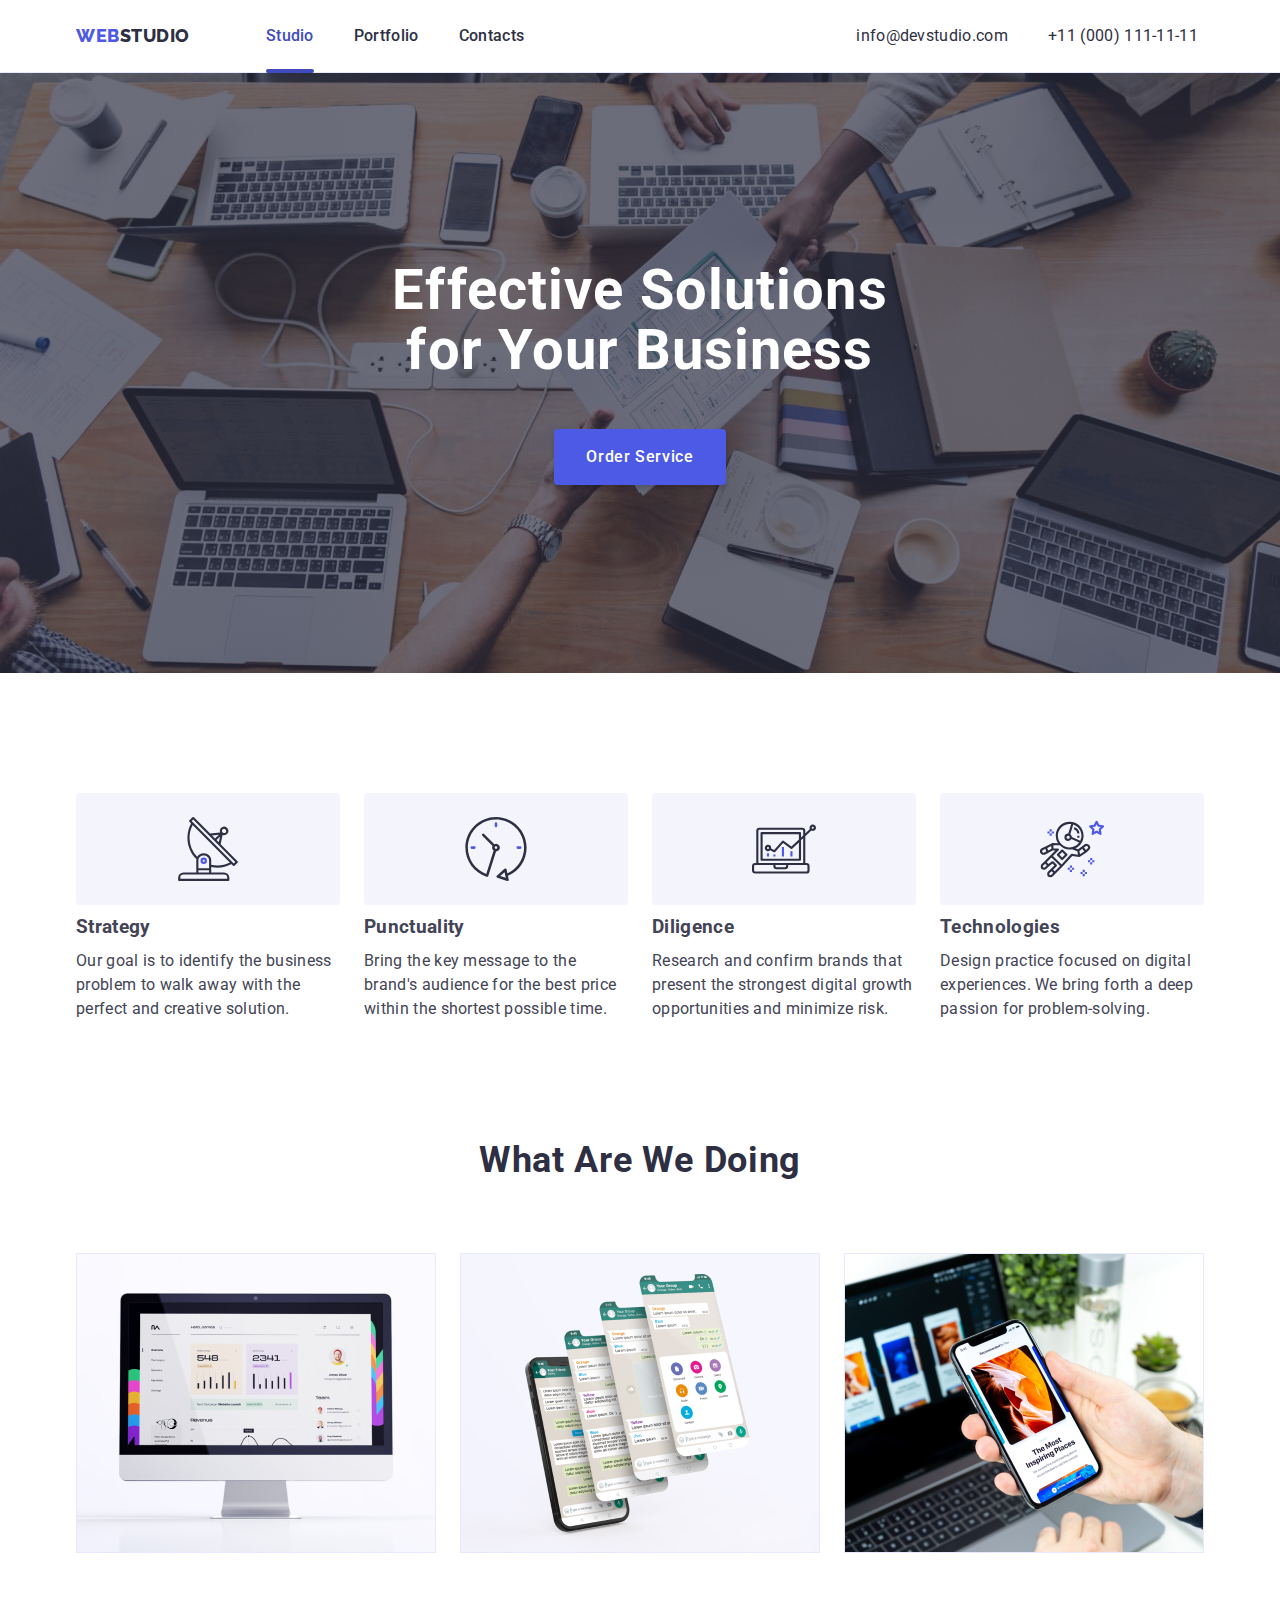
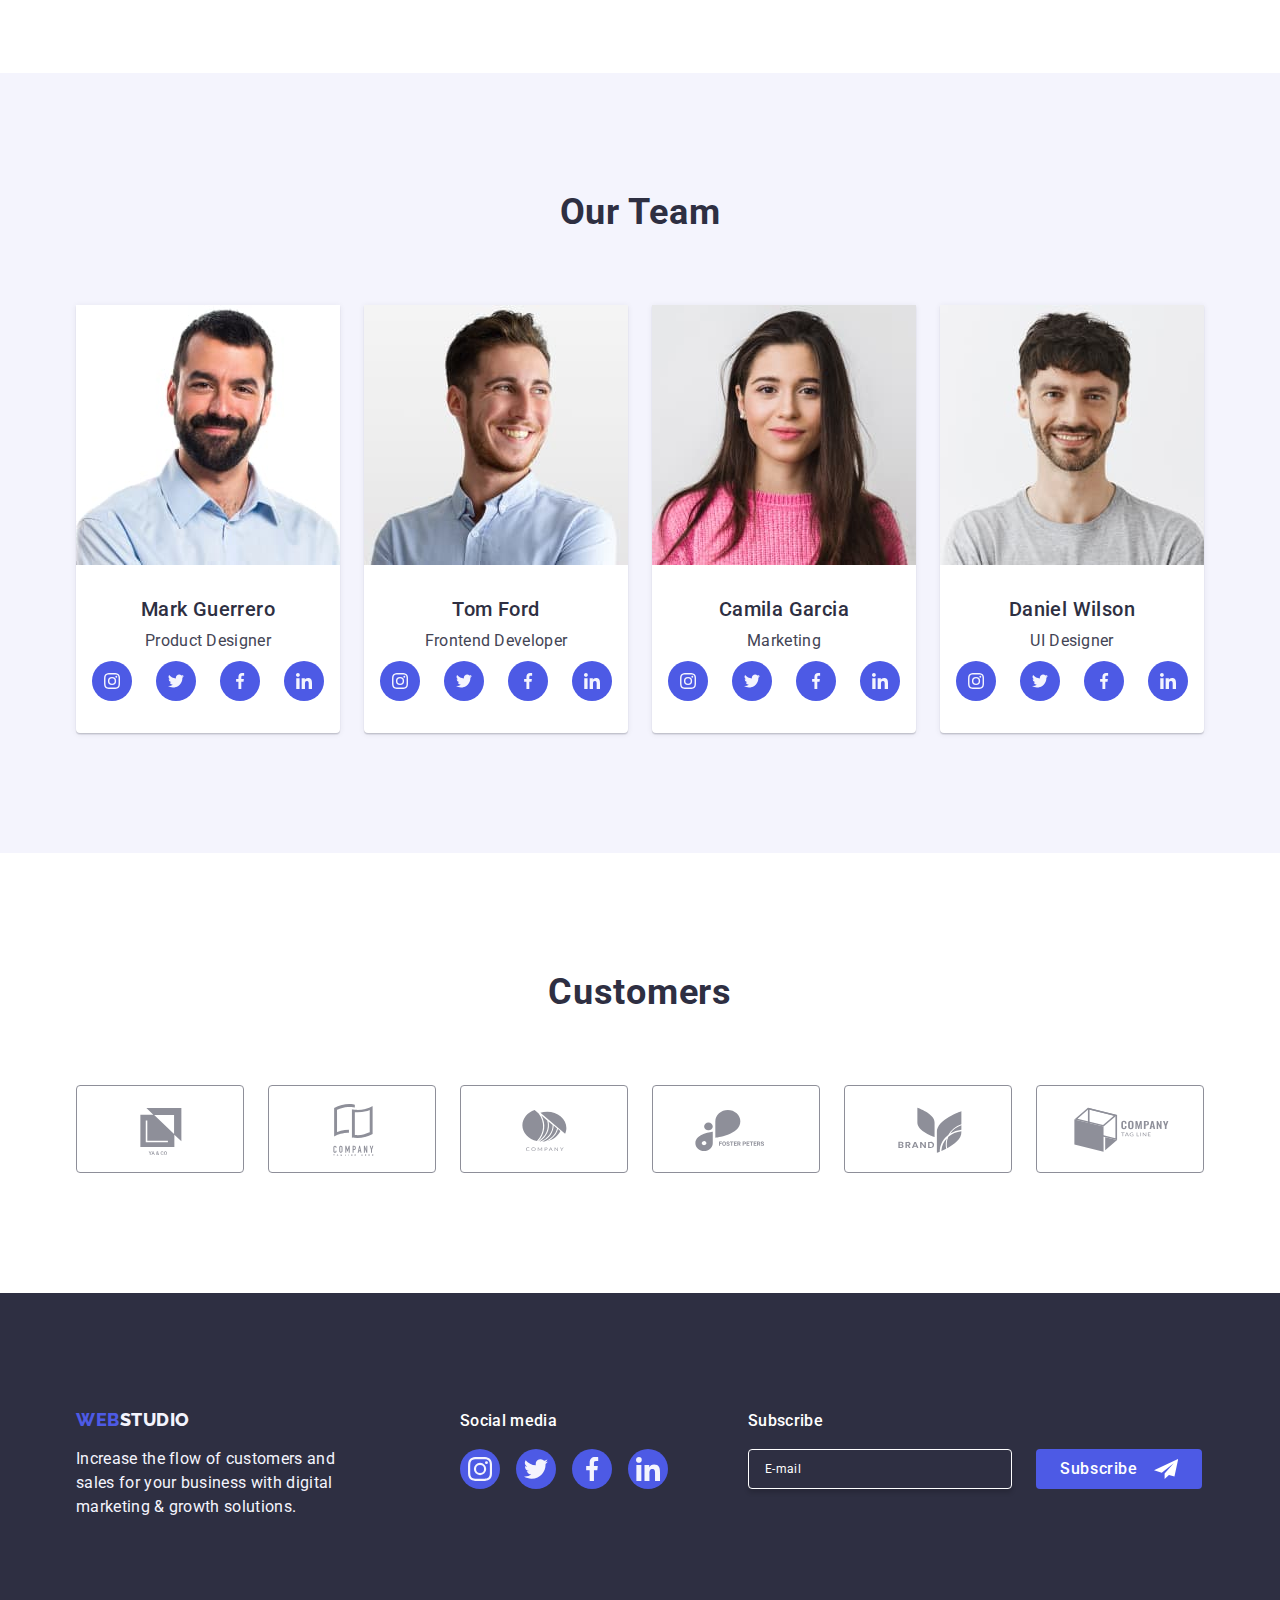
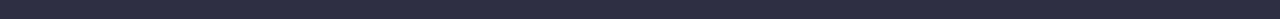
<file: index.html>
<!DOCTYPE html>
<html lang="en">
  <head>
    <meta charset="UTF-8" />
    <meta name="viewport" content="width=device-width, initial-scale=1.0" />
    <title>goit-markup-hw-01</title>
    <!-- modern-normalize -->
    <link rel="stylesheet" href="https://cdnjs.cloudflare.com/ajax/libs/modern-normalize/2.0.0/modern-normalize.min.css" integrity="sha512-4xo8blKMVCiXpTaLzQSLSw3KFOVPWhm/TRtuPVc4WG6kUgjH6J03IBuG7JZPkcWMxJ5huwaBpOpnwYElP/m6wg==" crossorigin="anonymous" referrerpolicy="no-referrer" />
    <!-- FONTS -->
    <link rel="preconnect" href="https://fonts.googleapis.com" />
    <link rel="preconnect" href="https://fonts.gstatic.com" crossorigin />
    <link
      href="https://fonts.googleapis.com/css2?family=Raleway:wght@800&family=Roboto:wght@400;500;700&display=swap"
      rel="stylesheet"
    />

    <!-- STYLES CONNECTION -->
    <link rel="stylesheet" href="./css/styles.css" />
  </head>
  <body>
          <!-- ========= HEADER ========= -->
          <header class="header">
            <div class="container header__nav">
              <nav class="nav">
                <a class="logo-text link" href="./index.html"
                  >Web<span class="span-studio">Studio</span></a
                >

                <ul class="nav__list">
                  <li class="nav-item">
                    <a class="nav-item-link link current" href="./index.html">Studio</a>
                  </li>

                  <li class="nav-item">
                    <a class="nav-item-link link" href="./portfolio.html">Portfolio</a>
                  </li>

                  <li class="nav-item">
                    <a class="nav-item-link link" href="">Contacts</a>
                  </li>
                </ul>
              </nav>

              <address class="address-contasts">
                <ul class="address-list">
                  <li class="address-item">
                    <a class="address-link link" href="mailto:info@devstudio.com"
                      >info@devstudio.com</a
                    >
                  </li>
                  <li class="address-item">
                    <a class="address-link link" href="tel:+110001111111">+11 (000) 111-11-11</a>
                  </li>
                </ul>
              </address>
            </div>
          </header>
          <!-- ========= / HEADER ========= -->

            <!--======= HERO = SECTION 01 =======-->
            <main>
              <section class="hero section hero-background">

              <div class="container hero-info">
                <h1 class="hero-title">Effective Solutions for Your Business</h1>
                <button class="hero-button" type="button" data-modal-open>Order Service</button>
              </div>

            </section>
            <!--======= / HERO = SECTION 01 =======-->
            

            <!--======= SCREEN 02 =======-->
            <section class="features section">
            <div class="container">
            
              <h2 class="features__title visually-hidden">Our Features</h2>

              <ul class="features__list">
                <li class="features__item">
                  <div class="background-color-icon">
                  <svg class="icon icon-features" width="64" height="64">
                    <use href="./images/icons.svg#antenna"></use>
                  </svg>
                </div>
                  <h3 class="item__title">Strategy</h3>
                  <p class="item-text">
                    Our goal is to identify the business problem to walk away with the
                    perfect and creative solution.
                  </p>
                </li>

                <li class="features__item">
                  <div class="background-color-icon">
                  <svg class="icon icon-features" width="64" height="64">
                    <use href="./images/icons.svg#clock"></use>
                  </svg>
                </div>
                  <h3 class="item__title">Punctuality</h3>
                  <p class="item-text">
                    Bring the key message to the brand's audience for the best price
                    within the shortest possible time.
                  </p>
                </li>

                <li class="features__item">
                  <div class="background-color-icon">
                  <svg class="icon icon-features" width="64" height="64">
                    <use href="./images/icons.svg#diagram"></use>
                  </svg>
                </div>
                  <h3 class="item__title">Diligence</h3>
                  <p class="item-text">
                    Research and confirm brands that present the strongest digital
                    growth opportunities and minimize risk.
                  </p>
                </li>

                <li class="features__item">
                  <div class="background-color-icon">
                  <svg class="icon icon-features" width="64" height="64">
                    <use href="./images/icons.svg#astronaut"></use>
                  </svg>
                </div>
                  <h3 class="item__title">Technologies</h3>
                  <p class="item-text">
                    Design practice focused on digital experiences. We bring forth a
                    deep passion for problem-solving.
                  </p>
                </li>

              </ul>
            </div>
            </section>
            <!--======= / SCREEN 02 =======-->

            <!-- ======= SCREEN 03 ======= -->

            <section class="section-picture">
            <div class="container">
              <h2 class="title-pictures">What are we doing</h2>

              <ul class="picture-list">

                <li class="picture-item">
                  <img
                    src="./images/3f1205d1d2bc99a08f2351d49f36efdb.jpg"
                    alt="monitor"
                    width="360"
                  />
                </li>

                <li class="picture-item">
                  <img
                    src="./images/3c4c4fcb2a83e793cae5e43b6e5c5118.jpg"
                    alt="mobiles"
                    width="360"
                  />
                </li>

                <li class="picture-item">
                  <img
                    src="./images/abef81a74efa88a3d978cf41b50436ff.jpg"
                    alt="laptop+mobile"
                    width="360"
                  />
                </li>
              </ul>
            </div>
            </section>
            <!-- ======= / SCREEN 03 ======= -->

            <!-- =======  OUR TEAM = SECTION 4 ======= -->

            <section class="team section">
              <div class="container">

                <h2 class="title-pictures team-title">Our Team</h2>

                <ul class="team__list list">

                  <li class="team__item">
                    <div class="team__item-img">
                      <img
                        src="./images/27d7cc162dfead836063691cf04a58cf.jpg"
                        alt="Mark Guerrero"
                        width="264"
                      />
                    </div>
                    <div class="team__item-text">
                      <h3 class="title-features">Mark Guerrero</h3>
                      <p class="features-text team-text">Product Designer</p>

                      <ul class="icons-social-list">

                        <li class="icons-social-item">
                          <a class="icon-social-link" href="./index.html">
                          <svg class="svg-social" width="16" height="16">
                            <use href="./images/icons.svg#instagram"></use>
                          </svg>
                          </a>
                        </li>

                        <li class="icons-social-item">
                          <a class="icon-social-link" href="./index.html">
                          <svg class="svg-social" width="16" height="16">
                            <use href="./images/icons.svg#twitter"></use>
                          </svg>
                        </a>
                        </li>

                        <li class="icons-social-item">
                          <a class="icon-social-link" href="./index.html">
                          <svg class="svg-social" width="16" height="16">
                            <use href="./images/icons.svg#facebook"></use>
                          </svg>
                        </a>
                        </li>

                        <li class="icons-social-item">
                          <a class="icon-social-link" href="./index.html">
                          <svg class="svg-social" width="16" height="16">
                            <use href="./images/icons.svg#linkedin"></use>
                          </svg>
                        </a>
                        </li>
                  
                      </ul>
                    </div>
                  </li>

                  <li class="team__item">
                    <div class="team__item-img">
                      <img
                        src="./images/8a9539bd306a71f0180d4ac75766361e.jpg"
                        alt="Tom Ford"
                        width="264"
                      />
                    </div>
                    <div class="team__item-text">
                      <h3 class="title-features">Tom Ford</h3>
                      <p class="features-text team-text">Frontend Developer</p>

                      <ul class="icons-social-list">

                        <li class="icons-social-item">
                          <a class="icon-social-link" href="./index.html">
                          <svg class="svg-social" width="16" height="16">
                            <use href="./images/icons.svg#instagram"></use>
                          </svg>
                          </a>
                        </li>

                        <li class="icons-social-item">
                          <a class="icon-social-link" href="./index.html">
                          <svg class="svg-social" width="16" height="16">
                            <use href="./images/icons.svg#twitter"></use>
                          </svg>
                        </a>
                        </li>

                        <li class="icons-social-item">
                          <a class="icon-social-link" href="./index.html">
                          <svg class="svg-social" width="16" height="16">
                            <use href="./images/icons.svg#facebook"></use>
                          </svg>
                        </a>
                        </li>

                        <li class="icons-social-item">
                          <a class="icon-social-link" href="./index.html">
                          <svg class="svg-social" width="16" height="16">
                            <use href="./images/icons.svg#linkedin"></use>
                          </svg>
                        </a>
                        </li>
                  
                      </ul>

                    </div>
                  </li>

                  <li class="team__item">
                    <div class="team__item-img">
                      <img
                        src="./images/210eea8d1f5ef1a5b4db4f62aba5e8e9.jpg"
                        alt="Camila Garcia"
                        width="264"
                      />
                    </div>
                    <div class="team__item-text">
                      <h3 class="title-features">Camila Garcia</h3>
                      <p class="features-text team-text">Marketing</p>

                      <ul class="icons-social-list">

                        <li class="icons-social-item">
                          <a class="icon-social-link" href="./index.html">
                          <svg class="svg-social" width="16" height="16">
                            <use href="./images/icons.svg#instagram"></use>
                          </svg>
                          </a>
                        </li>

                        <li class="icons-social-item">
                          <a class="icon-social-link" href="./index.html">
                          <svg class="svg-social" width="16" height="16">
                            <use href="./images/icons.svg#twitter"></use>
                          </svg>
                        </a>
                        </li>

                        <li class="icons-social-item">
                          <a class="icon-social-link" href="./index.html">
                          <svg class="svg-social" width="16" height="16">
                            <use href="./images/icons.svg#facebook"></use>
                          </svg>
                        </a>
                        </li>

                        <li class="icons-social-item">
                          <a class="icon-social-link" href="./index.html">
                          <svg class="svg-social" width="16" height="16">
                            <use href="./images/icons.svg#linkedin"></use>
                          </svg>
                        </a>
                        </li>
                  
                      </ul>

                    </div>
                  </li>

                  <li class="team__item">
                    <div class="team__item-img">
                      <img
                        src="./images/c6daee5d9dff1c4f03f226cbaec0f164.jpg"
                        alt="Daniel Wilson"
                        width="264"
                      />
                    </div>
                    <div class="team__item-text">
                      <h3 class="title-features">Daniel Wilson</h3>
                      <p class="features-text team-text">UI Designer</p>

                      <ul class="icons-social-list">

                        <li class="icons-social-item">
                          <a class="icon-social-link" href="./index.html">
                          <svg class="svg-social" width="16" height="16">
                            <use href="./images/icons.svg#instagram"></use>
                          </svg>
                          </a>
                        </li>

                        <li class="icons-social-item">
                          <a class="icon-social-link" href="./index.html">
                          <svg class="svg-social" width="16" height="16">
                            <use href="./images/icons.svg#twitter"></use>
                          </svg>
                        </a>
                        </li>

                        <li class="icons-social-item">
                          <a class="icon-social-link" href="./index.html">
                          <svg class="svg-social" width="16" height="16">
                            <use href="./images/icons.svg#facebook"></use>
                          </svg>
                        </a>
                        </li>

                        <li class="icons-social-item">
                          <a class="icon-social-link" href="./index.html">
                          <svg class="svg-social" width="16" height="16">
                            <use href="./images/icons.svg#linkedin"></use>
                          </svg>
                        </a>
                        </li>
                  
                      </ul>

                    </div>
                  </li>
                </ul>
              
              </div>
            </section>
            <!-- =======  OUR TEAM = SECTION 4 ======= -->

            <!-- ===== CUSTOMERS - SECTION 5 ===== -->
            <section class="costomers section">
              <div class="container">

                <h2 class="title-customers title-pictures">Customers</h2>
                <ul class="customers-list">

                  <li class="customers-item">
                    <a class="customers-link" href="#">
                    <svg class="customers-logo" width="104" height="56">
                      <use href="./images/icons.svg#Client-1"></use>
                    </svg>
                    </a>
                  </li>


                  <li class="customers-item">
                    <a class="customers-link" href="#">
                    <svg class="customers-logo" width="104" height="56">
                      <use href="./images/icons.svg#Client-2"></use>
                    </svg>
                    </a>
                  </li>

                  <li class="customers-item">
                    <a class="customers-link" href="#">
                    <svg class="customers-logo" width="104" height="56">
                      <use href="./images/icons.svg#Client-3"></use>
                    </svg>
                    </a>
                  </li>

                  <li class="customers-item">
                    <a class="customers-link" href="#">
                    <svg class="customers-logo" width="104" height="56">
                      <use href="./images/icons.svg#Client-4"></use>
                    </svg>
                    </a>
                  </li>

                    <li class="customers-item">
                      <a class="customers-link" href="#">
                      <svg class="customers-logo" width="104" height="56">
                        <use href="./images/icons.svg#Client-5"></use>
                      </svg>
                      </a>
                    </li>

                      <li class="customers-item">
                        <a class="customers-link" href="#">
                        <svg class="customers-logo" width="104" height="56">
                          <use href="./images/icons.svg#Client-6"></use>
                        </svg>
                        </a>
                      </li>       

                </ul>
            
              </div>
            </section>
          </main>

          <!-- =========== FOOTER =========== -->
          <footer class="footer">
            <div class="footer-wrapper container">

              <div class="footer-logo-text">
                <a class="logo-footer link" href="./index.html"
                >Web<span class="footer-span-studio">Studio</span></a>
        
              <p class="footer-text">
                Increase the flow of customers and sales for your business with digital
                marketing & growth solutions.
              </p>
              </div>

              <div class="social-media-icons">
                <p class="footer-social-title">Social media</p>
                <ul class="footer-social-media">

                  <li class="footer-social-link footer-background-icon">
                    <a class="footer-icon-social-link link" href="./index.html">
                      <svg class="footer-svg-social" width="24" height="24">
                        <use href="./images/icons.svg#instagram"></use>
                      </svg>
                      </a>
                  </li>

                  <li class="footer-social-link footer-background-icon">
                    <a class="footer-icon-social-link link" href="./index.html">
                      <svg class="footer-svg-social" width="24" height="24">
                        <use href="./images/icons.svg#twitter"></use>
                      </svg>
                      </a>
                  </li>

                  <li class="footer-social-link footer-background-icon">
                    <a class="footer-icon-social-link link" href="./index.html">
                      <svg class="footer-svg-social" width="24" height="24">
                        <use href="./images/icons.svg#facebook"></use>
                      </svg>
                      </a>
                  </li>

                  <li class="footer-social-link footer-background-icon">
                    <a class="footer-icon-social-link link" href="./index.html">
                      <svg class="footer-svg-social" width="24" height="24">
                        <use href="./images/icons.svg#linkedin"></use>
                      </svg>
                      </a>
                  </li>

                </ul>
              </div>

              <!-- ========== FOOTER INPUT-SUBSCRIBE ========== -->
                
            <div class="footer__input--wrapper">
              <p class="label__title--text">Subscribe</p>
              <form class="footer__input--subscribe">
                  
                    <label class="footer__input--label" for="email">
                    <input class="footer__input--field" type="email" name="email" id="email" placeholder="E-mail">
                    </label>
                    
                    

                    <button class="footer__subscribe--button" type="submit">Subscribe
                      <svg class="icon__footer--plane" width="24" height="24">
                        <use href="./images/icons.svg#plane"></use>
                      </svg>
                    </button>
              </form>
      </div>
            </div>
          </footer>
              <!-- ========== / FOOTER INPUT-SUBSCRIBE ========== -->
 <!-- =========== / FOOTER =========== -->

            <!-- ========== MODAL WINDOW ========== -->
            <div class="backdrop is-hidden" data-modal>
              
              <div class="modal">

                    <button type="button" class="modal__button--cross" data-modal-close>
                      <svg class="modal-cross">
                        <use href="./images/icons.svg#modal-close"></use>
                      </svg>
                    </button>

                    <p class="modal__title--text">Leave your contacts and we will call you back</p>

                <form class="modal__window--form">

                        <div class="input__fields--wrapper">
                        <label class="modal__main--text" for="user-name">Name</label>
                        <div class="wrapper__input-and-icon">
                          <input class="input__field--name" type="text" name="user-name" id="user-name" required>
                          <svg class="input__icon--user" width="18" height="24">
                            <use href="./images/icons.svg#person-icon"></use>
                          </svg>
                        </div> 
                        
                      </div>

                      <div class="input__fields--wrapper">
                      <label class="modal__main--text" for="tel">Phone</label>
                      <div class="wrapper__input-and-icon">
                        <input class="input__field--name" type="tel" name="tel" id="tel" pattern="[0-9]{3}-[0-9]{3}-[0-9]{2}-[0-9]-{2}" title="xxx-xxx-xx-xx" required>
                        <svg class="input__icon--user" width="18" height="24">
                          <use href="./images/icons.svg#phone-icon"></use>
                        </svg>
                      </div> 
                      
                    </div>

                    <div class="input__fields--wrapper">
                        <label class="modal__main--text" for="email2">Email</label>
                        <div class="wrapper__input-and-icon">
                          <input class="input__field--name" type="email" name="email" id="email2" required>
                          <svg class="input__icon--user" width="18" height="24">
                            <use href="./images/icons.svg#email-icon"></use>
                          </svg>
                      </div>
                    </div> 


                      <div class="textarea__wrapper--four">

                          <label class="modal__main--text" for="user-comment">Comment</label>
                          <textarea class="input__field--comments" name="user-comment" id="user-comment" placeholder="Text input"></textarea>

                      </div>


                    <div class="input__checkbox--wrapper">
                      <input class="modal__check--box visually-hidden" type="checkbox" name="user-privacy" value="true" id="user-privacy" required>
                      <label class="privat__police--text" for="user-privacy">
                        <span class="our-check-box">
                          <svg class="input__svg--check" width="10" height="8" aria-label="checkmark">
                            <use href="./images/icons.svg#checkbox"></use>
                          </svg>
                        </span>
                        I accept the terms and conditions of the&nbsp;
                        <a class="modal__policy--link" href="#">Privacy Policy</a>
                      </label>
                    </div>

                    <button class="modal__button--send" type="submit">Send</button> 
                  </form>      

                </div>
            </div>
            <!-- ========== / MODAL WINDOW ========== -->


          <script src="./js/modal.js"></script>
  </body>
</html>
</file>
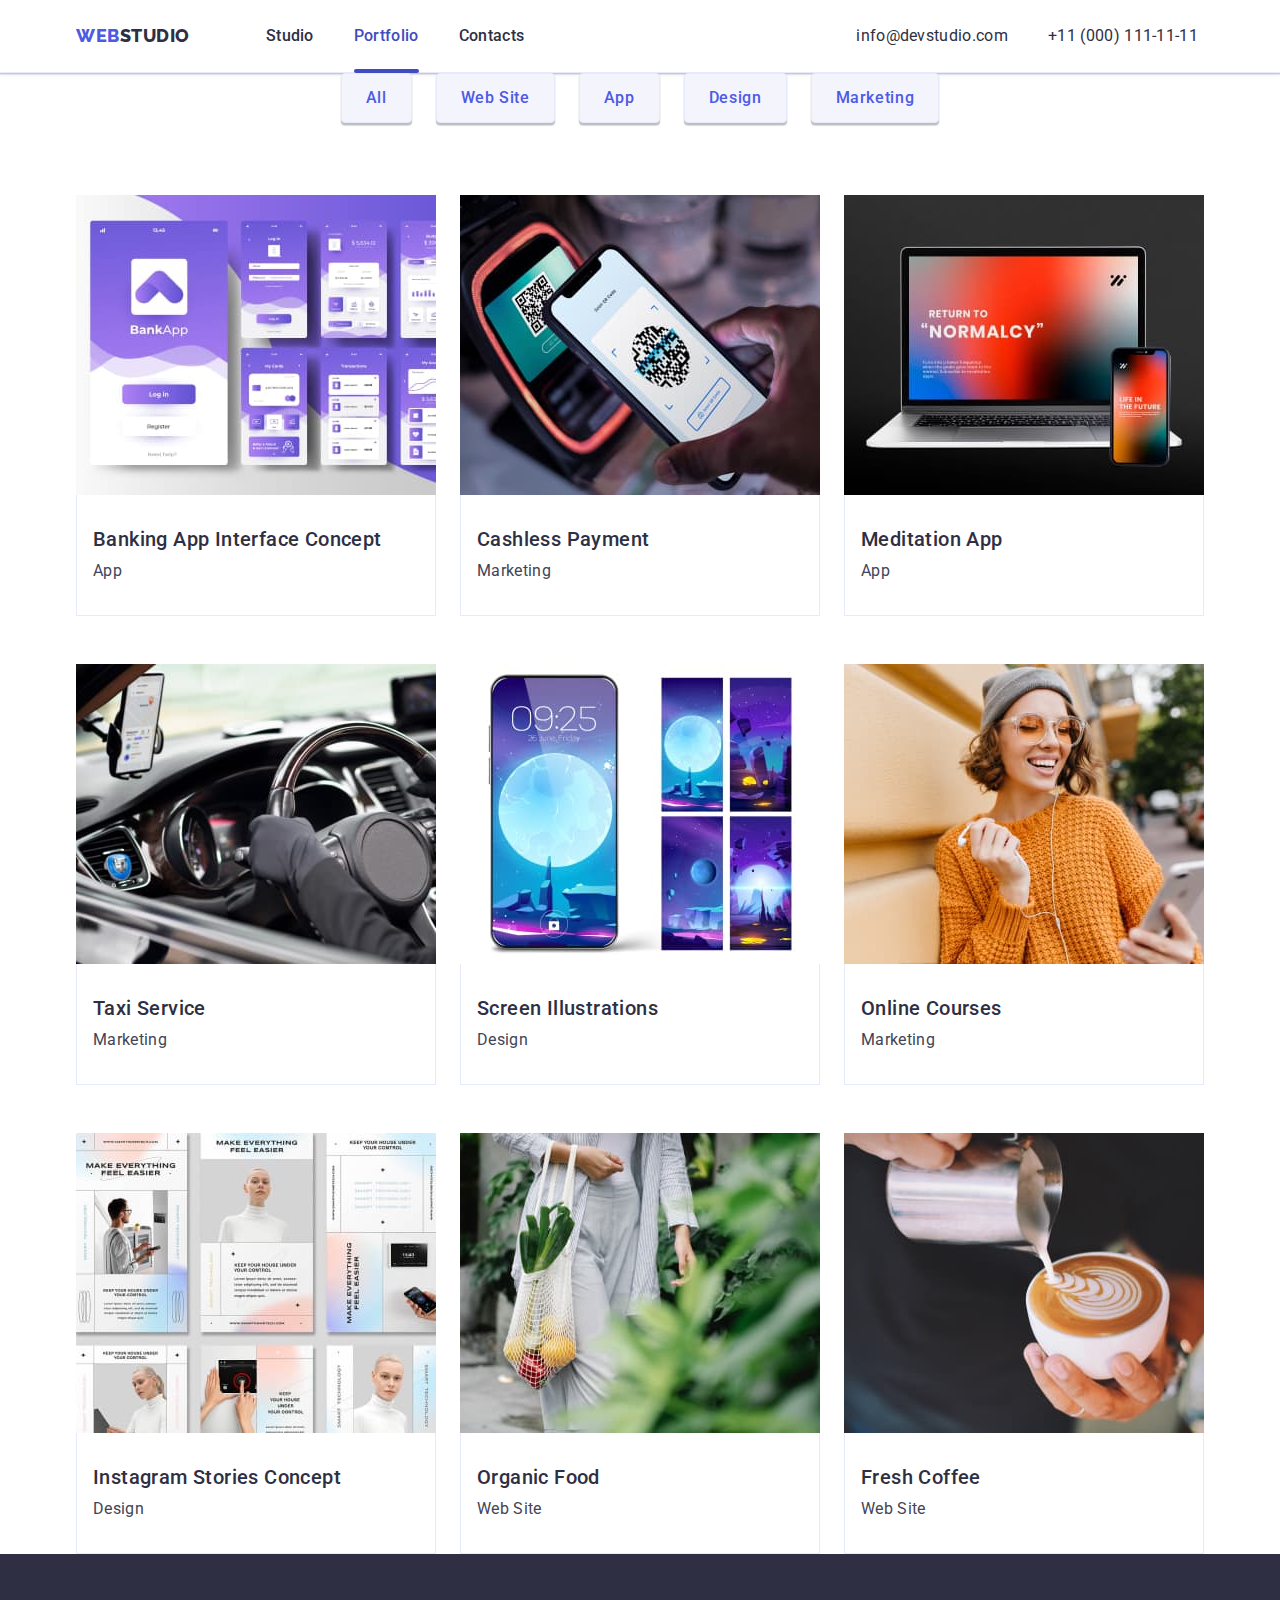
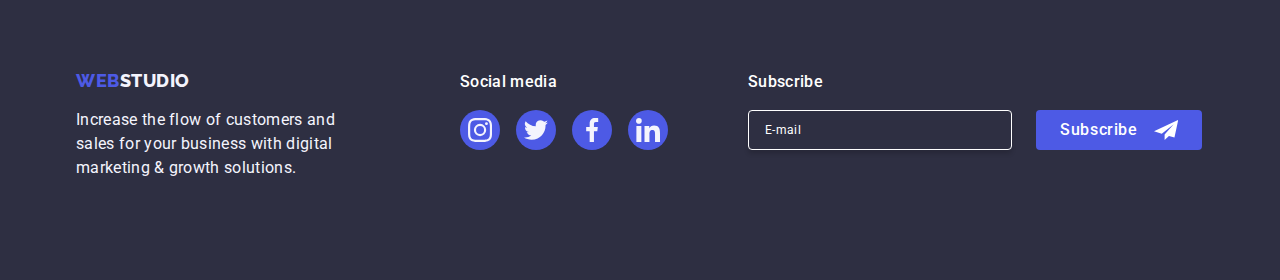
<file: portfolio.html>
<!DOCTYPE html>
<html lang="en">
  <head>
    <meta charset="UTF-8" />
    <meta name="viewport" content="width=device-width, initial-scale=1.0" />
    <title>goit-markup-hw-01</title>
    <!-- modern-normalize -->
    <link rel="stylesheet" href="https://cdnjs.cloudflare.com/ajax/libs/modern-normalize/2.0.0/modern-normalize.min.css" integrity="sha512-4xo8blKMVCiXpTaLzQSLSw3KFOVPWhm/TRtuPVc4WG6kUgjH6J03IBuG7JZPkcWMxJ5huwaBpOpnwYElP/m6wg==" crossorigin="anonymous" referrerpolicy="no-referrer" />
    <!-- FONTS -->
    <link rel="preconnect" href="https://fonts.googleapis.com" />
    <link rel="preconnect" href="https://fonts.gstatic.com" crossorigin />
    <link
      href="https://fonts.googleapis.com/css2?family=Raleway:wght@800&family=Roboto:wght@400;500;700&display=swap"
      rel="stylesheet"
    />

    <!-- STYLES CONNECTION -->
    <link rel="stylesheet" href="./css/styles.css" />
  </head>
  <body>

     <!-- ========= HEADER ========= -->
     <header class="header">
      <div class="container header__nav">
        <nav class="nav">
          <a class="logo-text link" href="./index.html"
            >Web<span class="span-studio">Studio</span></a
          >

          <ul class="nav__list">
            <li class="nav-item">
              <a class="nav-item-link link" href="./index.html">Studio</a>
            </li>

            <li class="nav-item">
              <a class="nav-item-link link current" href="./portfolio.html">Portfolio</a>
            </li>

            <li class="nav-item">
              <a class="nav-item-link link" href="">Contacts</a>
            </li>
          </ul>
        </nav>

        <address class="address-contasts">
          <ul class="address-list">
            <li class="address-item">
              <a class="address-link link" href="mailto:info@devstudio.com"
                >info@devstudio.com</a
              >
            </li>
            <li class="address-item">
              <a class="address-link link" href="tel:+110001111111">+11 (000) 111-11-11</a>
            </li>
          </ul>
        </address>
      </div>
    </header>
    <!-- ========= / HEADER ========= -->

   <!-- ========= SCREEN 01 = FILTERS & PICTURES SERVICES ========= -->

    <main>
    <section class="portfolio-section">
        
    <div class="container">

      <h1 class="visually-hidden">Portfolio content</h1>

    <ul class="filter-list">
        <li class="filter-item">
            <button class="button-filter" type="button">All</button>
        </li>
        <li class="filter-item">
            <button class="button-filter" type="button">Web Site</button>
        </li>
        <li class="filter-item">
            <button class="button-filter" type="button">App</button>
        </li>
        <li class="filter-item">
            <button class="button-filter" type="button">Design</button>
        </li>
        <li class="filter-item">
            <button class="button-filter" type="button">Marketing</button>
        </li>
    </ul>
    
<!-- ======== PICTURES ======== -->

    <ul class="portfolio-fields-list">

        <li class="portfolio-fields-item">
            <a class="portfolio-fields-link link" href="#">
              <div class="portfolio-card-wrapper">
                  <img src="./images/bankapp-login.jpg" alt="bank app and login" width="360">

                    <p class="portfolio-overlay-text">14 Stylish and User-Friendly App Design Concepts · Task Manager App · Calorie Tracker App · Exotic Fruit Ecommerce App · Cloud Storage App</p>
                 
              </div>

                <div class="portfolio-card-border">
                    <h2 class="fields-title">Banking App Interface Concept</h2>
                    <p class="fields-text">App</p>
                </div>
            </a>
           </li>

           <li class="portfolio-fields-item">
            <a class="portfolio-fields-link link" href="#">
              <div class="portfolio-card-wrapper">
                  <img src="./images/mobiles-qrcode.jpg" alt="mobile cash" width="360">

                  <p class="portfolio-overlay-text">14 Stylish and User-Friendly App Design Concepts · Task Manager App · Calorie Tracker App · Exotic Fruit Ecommerce App · Cloud Storage App</p>
              </div>

                <div class="portfolio-card-border">
                    <h2 class="fields-title">Cashless Payment</h2>
                    <p class="fields-text">Marketing</p>
                </div>
            </a>
           </li>

           <li class="portfolio-fields-item">
            <a class="portfolio-fields-link link" href="#">
              <div class="portfolio-card-wrapper">
                  <img src="./images/laptop-redandblue.jpg" alt="laptop red ans blue" width="360">

                  <p class="portfolio-overlay-text">14 Stylish and User-Friendly App Design Concepts · Task Manager App · Calorie Tracker App · Exotic Fruit Ecommerce App · Cloud Storage App</p>
              </div>

                <div class="portfolio-card-border">
                    <h2 class="fields-title">Meditation App</h2>
                    <p class="fields-text">App</p>
                </div>
            </a>
           </li>

           <li class="portfolio-fields-item">
            <a class="portfolio-fields-link link" href="#">
              <div class="portfolio-card-wrapper">
                  <img src="./images/taxi-wheel.jpg" alt="taxi wheel" width="360">

                  <p class="portfolio-overlay-text">14 Stylish and User-Friendly App Design Concepts · Task Manager App · Calorie Tracker App · Exotic Fruit Ecommerce App · Cloud Storage App</p>
              </div>

                <div class="portfolio-card-border">
                    <h2 class="fields-title">Taxi Service</h2>
                    <p class="fields-text">Marketing</p>
                </div>
            </a>
           </li>

           <li class="portfolio-fields-item">
            <a class="portfolio-fields-link link" href="#">
              <div class="portfolio-card-wrapper">
                  <img src="./images/mobile-screen.jpg" alt="mobile design" width="360">

                  <p class="portfolio-overlay-text">14 Stylish and User-Friendly App Design Concepts · Task Manager App · Calorie Tracker App · Exotic Fruit Ecommerce App · Cloud Storage App</p>
              </div>

                <div class="portfolio-card-border">
                    <h2 class="fields-title">Screen Illustrations</h2>
                    <p class="fields-text">Design</p>
                </div>
            </a>
           </li>
               
           <li class="portfolio-fields-item">
            <a class="portfolio-fields-link link" href="#">
              <div class="portfolio-card-wrapper">
                  <img src="./images/orange-girl.jpg" alt="orange girl" width="360">

                  <p class="portfolio-overlay-text">14 Stylish and User-Friendly App Design Concepts · Task Manager App · Calorie Tracker App · Exotic Fruit Ecommerce App · Cloud Storage App</p>
              </div>

                <div class="portfolio-card-border">
                    <h2 class="fields-title">Online Courses</h2>
                    <p class="fields-text">Marketing</p>
                </div>
            </a>
           </li>

           <li class="portfolio-fields-item">
            <a class="portfolio-fields-link link" href="#">
              <div class="portfolio-card-wrapper">
                  <img src="./images/girl-white-sheets.jpg" alt="white sheets girl" width="360">

                  <p class="portfolio-overlay-text">14 Stylish and User-Friendly App Design Concepts · Task Manager App · Calorie Tracker App · Exotic Fruit Ecommerce App · Cloud Storage App</p>
              </div>

                <div class="portfolio-card-border">
                    <h2 class="fields-title">Instagram Stories Concept</h2>
                    <p class="fields-text">Design</p>
                </div>
            </a>
           </li>

           <li class="portfolio-fields-item">
            <a class="portfolio-fields-link link" href="#">
              <div class="portfolio-card-wrapper">
                  <img src="./images/green-food.jpg" alt="green food" width="360">

                  <p class="portfolio-overlay-text">14 Stylish and User-Friendly App Design Concepts · Task Manager App · Calorie Tracker App · Exotic Fruit Ecommerce App · Cloud Storage App</p>
              </div>

                <div class="portfolio-card-border">
                    <h2 class="fields-title">Organic Food</h2>
                    <p class="fields-text">Web Site</p>
                </div>
            </a>
           </li>

           <li class="portfolio-fields-item">
            <a class="portfolio-fields-link link" href="#">
              <div class="portfolio-card-wrapper">
                  <img src="./images/coffee.jpg" alt="coffee" width="360">

                  <p class="portfolio-overlay-text">14 Stylish and User-Friendly App Design Concepts · Task Manager App · Calorie Tracker App · Exotic Fruit Ecommerce App · Cloud Storage App</p>
              </div>

                <div class="portfolio-card-border">
                    <h2 class="fields-title">Fresh Coffee</h2>
                    <p class="fields-text">Web Site</p>
                </div>
            </a>
           </li>

    </ul>

    </div>
  
    </section>
    </main>

     <!-- =========== FOOTER =========== -->
    <footer class="footer">
      <div class="footer-wrapper container">

        <div class="footer-logo-text">
          <a class="logo-footer link" href="./index.html"
          >Web<span class="footer-span-studio">Studio</span></a>
  
        <p class="footer-text">
          Increase the flow of customers and sales for your business with digital
          marketing & growth solutions.
        </p>
        </div>

        <div class="social-media-icons">
          <p class="footer-social-title">Social media</p>
          <ul class="footer-social-media">

            <li class="footer-social-link footer-background-icon">
              <a class="footer-icon-social-link link" href="./index.html">
                <svg class="footer-svg-social" width="24" height="24">
                  <use href="./images/icons.svg#instagram"></use>
                </svg>
                </a>
            </li>

            <li class="footer-social-link footer-background-icon">
              <a class="footer-icon-social-link link" href="./index.html">
                <svg class="footer-svg-social" width="24" height="24">
                  <use href="./images/icons.svg#twitter"></use>
                </svg>
                </a>
            </li>

            <li class="footer-social-link footer-background-icon">
              <a class="footer-icon-social-link link" href="./index.html">
                <svg class="footer-svg-social" width="24" height="24">
                  <use href="./images/icons.svg#facebook"></use>
                </svg>
                </a>
            </li>

            <li class="footer-social-link footer-background-icon">
              <a class="footer-icon-social-link link" href="./index.html">
                <svg class="footer-svg-social" width="24" height="24">
                  <use href="./images/icons.svg#linkedin"></use>
                </svg>
                </a>
            </li>

          </ul>

        </div>
      
  <!-- ========== FOOTER INPUT-SUBSCRIBE ========== -->
          
  <div class="footer__input--wrapper">
    <p class="label__title--text">Subscribe</p>
     <form class="footer__input--subscribe">
        
        <label class="footer__input--label" for="email">
        <input class="footer__input--field" type="email" name="email" id="email" placeholder="E-mail">
        </label>
        
        

        <button class="footer__subscribe--button" type="submit">Subscribe
          <svg class="icon__footer--plane" width="24" height="24">
            <use href="./images/icons.svg#plane"></use>
          </svg>
        </button>
</form>
</div>

<!-- ========== / FOOTER INPUT-SUBSCRIBE ========== -->

      </div>
    </footer>
    <script src="./js/modal.js"></script>
  </body>
</html>
</file>
<file: css/styles.css>
:root {
	--main-text-color: #434455;
	--second-text-color: #2e2f42;
	--white-text-color: #ffffff;
	--web-logo-color: #4d5ae5;
	--footer-logo-text-color: #f4f4fd;

	--main-background-color: #ffffff;
	--second-background-color: #2e2f42;
	--third-background-color: #f4f4fd;
	--fourth-background-color: #4d5ae5;
	--alpha-background-color: rgba(77, 89, 229, 0.9);

	--main-button-text: #4d5ae5;
	--hover-button-text: #ffffff;
	--main-button-color: #4d5ae5;
	--hover-button-color: #404bbf;
	--pressed-button-color: #404bbf;

	--main-filter-color: #4d5ae5;
	--accent-filter-color: #e7e9fc;
	--pressed-filter-color: #404bbf;
	--initial-filter-color: #f4f4fd;

	--customer-color-link: #8e8f99;

	--hover-transition: 250ms cubic-bezier(0.4, 0, 0.2, 1);
}

html {
	box-sizing: border-box;
}

*,
*::after,
*::before {
	box-sizing: inherit;
	margin: 0;
	padding: 0;
}

body {
	color: var(--main-text-color);
	font-family: Roboto, sans-serif;
	font-size: 16px;
	font-style: normal;
	font-weight: 400;
	line-height: 1.5;
	letter-spacing: 0.02em;
	background-color: var(--main-background-color);
	
}

button {
	border: none;
}

ul,
ol {
	list-style: none;
	padding: 0;
	margin: 0;
}

a {
	text-decoration: none;
	color: var(--second-text-color);
}

h1,
h2,
h3,
h4,
p {
	margin: 0;
}

img {
	display: block;

	max-width: 100%;
	height: auto;
}

.section {
	padding: 188px 0;
}

.container {
	width: 1158px;

	margin: 0 auto;
	padding: 0 15px;

	/* outline: 2px solid green; */
}

/* hiden title */
.visually-hidden {
	/* visibility: hidden; */
	/* opacity: 0;
	width: 0;
	height: 0; */

	position: absolute;
	width: 1px;
	height: 1px;
	margin: -1px;
	border: 0;
	padding: 0;
				
	white-space: nowrap;
	clip-path: inset(100%);
	clip: rect(0 0 0 0);
	overflow: hidden;
}

/* HEADER */
/* LOGO */

.header {
	border-bottom: 1px solid #e7e9fc;
	box-shadow: 0px 2px 1px rgba(46, 47, 66, 0.08), 0px 1px 1px rgba(46, 47, 66, 0.16),
	0px 1px 6px rgba(46, 47, 66, 0.08);
}

.header__nav {
	display: flex;
	align-items: center;
	
}

.nav {
	display: flex;
	align-items: center;
}

.logo-text {
	color: var(--web-logo-color);
	font-family: Raleway, sans-serif;
	font-size: 18px;
	font-style: normal;
	font-weight: 800;
	line-height: 1.16;
	letter-spacing: 0.54px;
	text-transform: uppercase;
	margin-right: 76px;
	transition: color 250ms cubic-bezier(0.4, 0, 0.2, 1);
}

.nav__list {
	display: flex;

}

.span-studio {
	color: var(--second-text-color);
}

.nav-item {
	
	font-size: 16px;
	font-style: normal;
	font-weight: 500;
	line-height: 1.5;
	letter-spacing: 0.32px;
	color: var(--main-text-color);
	

	
	margin-right: 40px;
	cursor: pointer;
	
}

.nav-item:last-child {
	margin-right: 0;
}

.nav-item-link {
	display: block;
	padding: 24px 0;
	
	transition: color 250ms cubic-bezier(0.4, 0, 0.2, 1);	
	
}

.address-link {
	transition:  color 250ms cubic-bezier(0.4, 0, 0.2, 1);
}

.nav-item-link:hover,
.nav-item-link:focus,
.address-link:hover,
.address-link:focus {
	color: var(--hover-button-color);
}

.nav-item-link:active,
.address-link:active {
	color: var(--hover-button-color);
}

.current {
	position: relative;
	color: #404bbf;
}



/* === CURRENT PAGE LINE === */
.current::after {
	content: "";
	position: absolute;
	bottom: 0;
	left: 0;
	width: 100%;
	height: 4px;

	background-color: var(--pressed-button-color);
	border-radius: 2px;
	bottom: -1px;

	
}


.address-list {
	display: flex;
	font-style: normal;

	margin-left: 332px;
}

.address-item {
	color: var(--main-text-color);
	font-size: 16px;
	font-style: normal;
	line-height: 1.5;
	letter-spacing: 0.32px;

	padding: 24px 0;
	margin-right: 40px;
	cursor: pointer;
	transition: color 250ms cubic-bezier(0.4, 0, 0.2, 1);
}

.address-item:last-child {
	margin-right: 0;
}



/* SCREEN 01 = Hero */

.hero {
	background-color: var(--second-background-color);
	
}

.hero-background {
	
	max-width: 1440px;
	height: 600px;
	flex-shrink: 0;
	margin-left: auto;
	margin-right: auto;

	
	background-image: linear-gradient(rgba(46, 47, 66, 0.7), rgba(46, 47, 66, 0.7)),
	url(../images/people-office-1.jpg);

	background-repeat: no-repeat;
	background-size: cover, cover;
	background-position: center;
}

/* ===== MODAL WINDOW ===== */
.backdrop {
	position: fixed;

	top: 0;
	left: 0;
	width: 100%;
	height: 100%;

	background: var(--NAVY-BLUE-modal,
	rgba(46, 47, 66, 0.40));

	opacity: 1;
	transition:
	opacity 250ms cubic-bezier(0.4, 0, 0.2, 1), visibility 250ms cubic-bezier(0.4, 0, 0.2, 1);
}

.backdrop.is-hidden {
	visibility: hidden;
	opacity: 0;
	pointer-events: none;
	
}

.backdrop.is-hidden .modal {
	opacity: 0;
	transform: translate(-50%, -50%) scale(1.3);
}

.modal {
	position: absolute;
	top: 50%;
	left: 50%;
	width: 408px;
	min-height: 584px;
	border-radius: 4px;

	padding: 72px 24px 24px 24px;

	background: #FCFCFC;
	box-shadow: 
	0px 2px 1px 0px rgba(0, 0, 0, 0.20),
	0px 1px 3px 0px rgba(0, 0, 0, 0.12),
	0px 1px 1px 0px rgba(0, 0, 0, 0.14);

	opacity: 1;
	transform: translate(-50%, -50%) scale(1);
	transition:
	transform 250ms cubic-bezier(0.4, 0, 0.2, 1);
}

.modal__button--cross {
	display: flex;
	align-items: center;
	justify-content: center;

	position: absolute;
	top: 24px;
	right: 24px;

	padding: 0;
	width: 24px;
	height: 24px;
	border: 1px solid rgba(0, 0, 0, 0.10);;
	border-radius: 50%;
	
	transition: background-color 250ms cubic-bezier(0.4, 0, 0.2, 1), border 250ms cubic-bezier(0.4, 0, 0.2, 1);

	background-color: #E7E9FC;
	cursor: pointer;
}

.modal__button--cross:hover,
.modal__button--cross:focus {
	border: none;
	background-color: #404bbf;
}

.modal-cross {
	position: absolute;
	top: 33.33%;
	left: 33.33%;

	width: 8px;
	height: 8px;

	transition: fill 250ms cubic-bezier(0.4, 0, 0.2, 1);
	
}

.modal__button--cross:hover,
.modal__button--cross:focus {
	fill: #ffffff;
}

/* ======== INPUT FORM ======== */
.input__fields--wrapper {
	margin-bottom: 8px;
}
.textarea__wrapper--four {
	margin-bottom: 16px;
}
.modal__title--text {
	color: var(--NAVY-BLUE, #2E2F42);
	text-align: center;
	font-size: 16px;
	font-weight: 500;
	line-height: 1.5;
	letter-spacing: 0.02em;
	margin-bottom: 16px;
}

.modal__main--text {
	display: block;
	color: var(--LIGHT-SLATE, #8E8F99);
	margin-bottom: 4px;

	font-size: 12px;
	font-weight: 400;
	line-height: 1.17;
	letter-spacing: 0.04em;

	transition: fill 250ms cubic-bezier(0.4, 0, 0.2, 1);
}

.input__field--name {
	width: 100%;
	height: 40px;
	padding: 11px 11px 11px 38px;

	border-radius: 4px;
	border: 1px solid #2E2F4266;
	background-color: transparent;
	outline: 0 solid transparent;

	transition: border-color 250ms cubic-bezier(0.4, 0, 0.2, 1);
}

.input__field--name:focus {
	border-color: #4D5AE5;		
}

.input__field--name:focus + .input__icon--user {
	fill:  #4D5AE5;
}

.input__icon--user {
	position: absolute;
	top: 50%;
	left: 16px;
	transform: translateY(-50%);

	width: 18px;
	height: 24px;
	fill: #2E2F42;
	transition: fill 250ms cubic-bezier(0.4, 0, 0.2, 1);

	pointer-events: none;
}

.wrapper__input-and-icon {
	position: relative;
}

.input__field--comments {
	width: 100%;
	height: 120px;
	padding: 8px 16px;

	font-size: 12px;
	line-height: 1.17;
	letter-spacing: 0.04em;
	color: rgba(46, 47, 66, 0.4);

	border-radius: 4px;
	border: 1px solid var(--NAVY-BLUE-modal, rgba(46, 47, 66, 0.40));
	resize: none;
	background-color: transparent;
	outline: 0 solid transparent;
	 transition: border-color 250ms cubic-bezier(0.4, 0, 0.2, 1);
}

.input__field--comments:focus {
	border-color: #4D5AE5;		
}

.input__field--comments::placeholder {
	color: var(--NAVY-BLUE-modal, rgba(46, 47, 66, 0.40));
}

.input__checkbox--wrapper {
	display: flex;
	justify-content: center;
	align-items: center;

	margin-bottom: 24px;
}
.modal__check--box {
	/* margin-right: 8px; */
}

.privat__police--text {
	display: block;
	color: var(--LIGHT-SLATE, #8E8F99);

	font-size: 12px;
	font-weight: 400;
	line-height: 1.17;
	letter-spacing: 0.04em;
}

.modal__policy--link {
	color: var(--IRIS, #4D5AE5);

	font-size: 12px;
	font-weight: 400;
	line-height: 1.33;
	letter-spacing: 0.03em;
	text-decoration-line: underline;
}

.our-check-box {
	display: inline-flex;
	justify-content: center;
	align-items: center;
	width: 16px;
	height: 16px;
	stroke-width: 1px;
	border: 1px solid rgba(46, 47, 66, 0.40);
	border-radius: 2px;
	cursor: pointer;
	margin-right: 8px;
	fill: transparent; 

	transition: background-color 250ms cubic-bezier(0.4, 0, 0.2, 1),
	border 250ms cubic-bezier(0.4, 0, 0.2, 1),
	fill 250ms cubic-bezier(0.4, 0, 0.2, 1);
}

.input__svg--check {
	width: 10px;
	height: 8px;
	fill: #FCFCFC;
	opacity: 0;
}

.modal__check--box:checked + .privat__police--text > .our-check-box {
	background-color: #404BBF;
	
	border: none;
	fill: var(--initial-filter-color)
}

.modal__check--box:focus + .privat__police--text > .our-check-box {
	outline: 1px solid #4D5AE5;
	
}

.modal__check--box:checked + .privat__police--text > .our-check-box > .input__svg--check {
	opacity: 1;
}

.modal__button--send {
	display: block;
	min-width: 169px;
	height: 56px;
	padding: 16px 32px;
	margin: 24px auto 0 auto;

	border-radius: 4px;
	background: var(--IRIS, #4D5AE5);
	box-shadow: 0px 4px 4px 0px rgba(0, 0, 0, 0.15);

	color: var(--white-text-color);
	text-align: center;
	font-size: 16px;
	font-weight: 500;
	line-height: 1.5;
	letter-spacing: 0.04em;

	cursor: pointer;
	transition: background-color 250ms cubic-bezier(0.4, 0, 0.2, 1);
}
/* ===== / INPUT FORMM ===== */
/* ------------------------------------ */
/* ===== / MODAL WINDOW END ===== */


.hero-info {
	display: flex;
	flex-direction: column;
	align-items: center;
}

.hero-title {
	max-width: 496px;

	text-align: center;
	font-size: 56px;
	font-weight: 700;
	line-height: 1.07;
	letter-spacing: 0.02em;
	color: var(--white-text-color);
}

.hero-button {
	display: block;
	min-width: 169px;
	height: 56px;

	padding: 16px 32px;
	margin-top: 48px;

	font-family: Roboto, sans-serif;
	font-size: 16px;
	font-style: normal;
	font-weight: 500;
	line-height: 1.5;
	letter-spacing: 0.64px;
	color: var(--white-text-color);

	border: none;
	border-radius: 4px;
	box-shadow: 0px 4px 4px 0px rgba(0, 0, 0, 0.15);

	background-color: var(--main-button-color);

	cursor: pointer;
	transition: background-color 250ms cubic-bezier(0.4, 0, 0.2, 1); 
}

.hero-button:hover,
.hero-button:focus {
	background-color: var(--hover-button-color);
}

/* SCREEN 02 = SECTION 2 */
.features {
	padding: 120px 0;
}

.features__list {
	display: flex;
	
}

.features__item {
	/* max-width: 264px; */
	margin-right: 24px;

	width: calc((100% - 72px) / 4);
/* width calc((100% - 3 * 24px) / 4) */
}

.features__item:last-child {
	margin-right: 0;
}

.title-features {
	/* Header 3 */
	color: var(--second-text-color);
	font-family: Roboto, sans-serif;
	font-size: 20px;
	font-weight: 500;
	line-height: 1.2;
	letter-spacing: 0.02em;
	margin-bottom: 8px;
}

.features-text {
	color: var(--main-text-color);
	font-size: 16px;
	line-height: 1.5;
	letter-spacing: 0.02em;
}

.item__title {
	margin-top: 0;
	margin-bottom: 8px;
}

.icon-features {
	width: 64px;
	height: 64px;
}


.background-color-icon {
	background-color: var(--footer-logo-text-color);
	padding: 24px 100px;
	display: flex;
	justify-content: center;
	align-items: center;

	border-radius: 4px;
	margin-bottom: 8px;

}

/* SCREEN 03 = SECTION 3 */

.section-picture{
	padding-bottom: 120px;
}


.picture-list {
	display: flex;
	
}

.title-pictures {
	/* Header 2 */
	color: var(--second-text-color);
	margin-bottom: 72px;
	font-size: 36px;
	line-height: 1.11;
	letter-spacing: 0.02em;
	text-transform: capitalize;
	text-align: center;
}


.picture-item {
	margin-right: 24px;


}
.picture-item:last-child {
	margin-right: 0;
}

/* OUR TEAM = SECTION 4 */

.team {
	padding: 120px 0;
	background-color: var(--third-background-color);
}


.team-title {
	margin-bottom: 72px;
}

.team__list {
	margin-top: 72px;

	display: flex;
}

.team__item {
	display: flex;
	flex-direction: column;
	align-items: center;

	width: 264px;
	margin-right: 24px;
	border-radius: 0px 0px 4px 4px;

	background-color: var(--main-background-color);
	box-shadow:
		0px 2px 1px 0px rgba(46, 47, 66, 0.08),
		0px 1px 1px 0px rgba(46, 47, 66, 0.16),
		0px 1px 6px 0px rgba(46, 47, 66, 0.08);
}

.team__item:last-child {
	margin-right: 0;
}

.team__item-img {
	height: 260px;

	overflow: hidden;
}

.team__item-text {
	padding: 32px 0;
	

	text-align: center;
}

.team-text {
	/* margin-bottom: 8px; */
}

.icons-social-list {
	display: flex;
	margin-top: 8px;
	gap: 24px;
	justify-content: center;
}

.icons-social-item {
	width: 40px;
	height: 40px;
	transition: background-color 250ms cubic-bezier(0.4, 0, 0.2, 1);
}


.icon-social-link {
	width: 100%;
	height: 100%;

	background-color: var(--fourth-background-color);
	border-radius:50%;
	display: flex;
	align-items: center;
	justify-content: center;
	transition: background-color 250ms cubic-bezier(0.4, 0, 0.2, 1);
	
}

.icon-social-link:hover,
.icon-social-link:focus {
	background-color: #404bbf;
}
.svg-social {
	/* fill: red; */
	fill: #f4f4fd;
}

/* ===== / OUR TEAM = SECTION 4 ===== */
/* --------------------------------------------- */
/* =====  CUSTOMERS - SECTION 5 ===== */
.costomers {
	padding-top: 120px;
	padding-bottom: 120px;
}

.title-customer {
	
}
.customers-list {
	display: flex;
	align-items: center;
	justify-content: center;
	margin-top: 72px;
	gap: 24px;
	
}

.customers-item {
	width: calc((100% - 120px) / 6);
	height: 88px;
}

.customers-link {
	display: flex;
	justify-content: center;
	align-items: center;
	width: 100%;
	height: 100%;
	border: 1px solid #8E8F99;
	border-radius: 4px;
	color: #8e8f99;
	
	transition: border-color 250ms cubic-bezier(0.4, 0, 0.2, 1),
	color 250ms cubic-bezier(0.4, 0, 0.2, 1);
}

.customers-logo {
	fill: currentColor;
}

.customers-link:hover,
.customers-link:focus {
	border-color: var(--hover-button-color);
	color: var(--hover-button-color);
}



/* FOOTER */ /* FOOTER */ /* FOOTER */

.footer {
	background-color: var(--second-background-color);
	/* height: 312px; */

	padding: 100px 0;
}

.footer-wrapper {
	display: flex;
	
	align-items: baseline;
	/* justify-content: space-between; */
}

.footer-span-studio {
	color: var(--footer-logo-text-color);
}

.logo-footer {
	display: inline-block;
	margin-bottom: 16px;

	color: var(--web-logo-color);
	font-family: Raleway, sans-serif;
	font-size: 18px;
	font-style: normal;
	font-weight: 800;
	line-height: 1.16;
	letter-spacing: 0.54px;
	text-transform: uppercase;
	
}

.footer-text {
	color: var(--footer-logo-text-color);
	line-height: 1.5;
	letter-spacing: 0.02em;

	max-width: 264px;
	
}

.footer-logo-text {
	margin-right: 120px;
}

/* .social-media-icons {
	margin-left: 120px;
} */

.footer-svg-social {
	width: 24px;
	height: 24px;
	fill: #f4f4fd;
}

.footer-social-title{
	margin-bottom: 16px;
	color: var(--white-text-color);
	/* Body Medium */
	font-family: Roboto;
	font-size: 16px;
	font-weight: 500;
	line-height: 1.5;
	letter-spacing: 0.02em;
}

.footer-social-media {
	display: flex;
	align-items: center;
	justify-content: center;
	gap: 16px;
}

.footer-subscribe-title {

}

.footer-social-link {
	width: 40px;
	height: 40px;
}

.footer-icon-social-link {
	display: flex;
	align-items: center;
	justify-content: center;
	width: 100%;
	height: 100%;
	background-color: var(--fourth-background-color);
	transition: background-color 250ms cubic-bezier(0.4, 0, 0.2, 1);
	
	border-radius: 50%;
	padding: 8px 8px;
}

.footer-icon-social-link:hover,
.footer-icon-social-link:focus {
	background-color: #31d0aa;
}
/* ========== FOOTER INPUT-SUBSCRIBE ========== */
.footer__input--wrapper {
	display: flex;
	flex-direction: column;
	/* justify-content: center; */
	/* align-items: center; */

	margin-top: 16px;
	margin-left: 80px;
}



.footer__input--subscribe {
	display: flex;
	/* margin-left: 80px; */
	gap: 24px;
}

.footer__input--label {
	
}

.label__title--text {
	color: var(--white-text-color);

	/* Body Medium */
	font-size: 16px;
	font-weight: 500;
	line-height: 1.5;
	letter-spacing: 0.02em;
	margin-bottom: 16px;
}

.footer__input--field {
	color: #ffffff;;
	background-color: transparent;
	width: 264px;
	height: 40px;
	padding-left: 16px;
	/* padding: 8px 16px 8px 16px; */

	border-radius: 4px;
	border: 1px solid var(--white-text-color);
	box-shadow: 0px 4px 4px 0px rgba(0, 0, 0, 0.15);

	font-family: Roboto;
	font-size: 12px;
	line-height: 1.5;
	letter-spacing: 0.04em;
}

.footer__input--field::placeholder {
	color: var(--white-text-color);
	font-family: Roboto;
	font-weight: 400;
	line-height: 2; /* 200% */
	letter-spacing: 0.03em;
}

.footer__subscribe--button {
	display: flex;
	justify-content: center;
	align-items: center;

	color: var(--white-text-color);
	border-color: var(--fourth-background-color);
	background: var(--fourth-background-color);

	cursor: pointer;
	transition: background-color 250ms cubic-bezier(0.4, 0, 0.2, 1); 
	padding: 8px 24px;
	
	border: none; 
	border-radius: 4px;
	min-width: 165px;
	height: 40px;
	/* Button Text */
	font-family: "Roboto", sans-serif;
	font-size: 16px;
	font-weight: 500;
	line-height: 1.5;
	letter-spacing: 0.04em;
}

.icon__footer--plane {
	margin-left: 16px;
}

.footer__subscribe--button:hover,
.footer__subscribe--button:focus {
	background-color: var(--hover-button-color);
	border-color: var(--hover-button-color);
}

/* ========== / FOOTER INPUT-SUBSCRIBE ========== */
/* -------------------------------------------------- */
/* ========== PORTFOLIO PAGE ========== */

.portfolio-section {
	/* padding-top: 96px; */
	/* padding-bottom: 120px; */
}

.filter-list {
	display: flex;
	/* padding-top: 96px; */
	margin-bottom: 72px;
	text-align: center;
	justify-content: center;
}

.filter-item {
	margin-right: 24px;

}

.filter-item:last-child {
	margin-right: 0;
}

.button-filter {
	color: var(--main-button-text);
	background-color: var(--initial-filter-color);
	/* -------- */
	transition : color 250ms cubic-bezier(0.4, 0, 0.2, 1),
	background-color 250ms cubic-bezier(0.4, 0, 0.2, 1),
	border-color 250ms cubic-bezier(0.4, 0, 0.2, 1), box-shadow 250ms cubic-bezier(0.4, 0, 0.2, 1);
	/* Button Text */
	font-family: Roboto, sans-serif;
	font-size: 16px;
	font-weight: 500;
	line-height: 1.5;
	letter-spacing: 0.04em;
	

	border: 1px solid #e7e9fc;
	cursor: pointer;

	padding: 12px 24px;
	border-radius: 4px;
	box-shadow:
	0px 2px 2px 0px rgba(0, 0, 0, 0.12),
	0px 2px 1px 0px rgba(0, 0, 0, 0.08),
	0px 3px 1px 0px rgba(0, 0, 0, 0.10);
}

.button-filter:hover,
.button-filter:focus {
	color: var(--hover-button-text);
	background-color: var(--hover-button-color);
	border: 1px solid transparent;
}

.button-filter:active {
	color: var(--hover-button-text);
	background-color: var(--pressed-button-color);
	
}

/* PORTFOLIO FIELDS */

.portfolio-card-wrapper {
	position: relative;
	overflow: hidden;
}

.portfolio-overlay-text {
	position: absolute;
	top: 0;
	left: 0;
	width: 100%;
	height: 100%;

	padding: 40px 32px;

	background-color: #4d5ae5;

	color: var(--footer-logo-text-color);
	font-size: 16px;
	font-weight: 400;
	line-height: 1.5;
	letter-spacing: 0.02em;

	transform: translateY(100%);
	transition: transform var(--hover-transition);
}

.portfolio-fields-link:hover .portfolio-overlay-text,
.portfolio-fields-link:focus .portfolio-overlay-text {
	transform: translateY(0);
}


.portfolio-fields-list {
	display: flex;
	flex-wrap: wrap;
	align-items: center;
	justify-content: center;
	
	
}

.portfolio-fields-item {
	margin-right: 24px;
	margin-bottom: 48px;
	width: calc((100% - 48px) / 3);

}

.portfolio-fields-item:nth-child(3n){
	margin-right: 0;
}

.portfolio-fields-item:nth-last-child(-n+3) {
	margin-bottom: 0;
}

.portfolio-fields-link {
	display: block;

	transition:
	box-shadow 250ms cubic-bezier(0.4, 0, 0.2, 1);

}

.portfolio-fields-link:focus,
.portfolio-fields-link:hover {
	box-shadow:
	0px 1px 6px rgba(46, 47, 66, 0.08),
	0px 1px 1px rgba(46, 47, 66, 0.16),
	0px 2px 1px rgba(46, 47, 66, 0.08);
}

.fields-title {
	color: var(--second-text-color);
	font-size: 20px;
	font-weight: 500;
	line-height: 1.2;
	letter-spacing: 0.02em;
	margin-bottom: 8px
}

.fields-text {
	color: var(--main-text-color);
	font-size: 16px;
	line-height: 1.5;
	letter-spacing: 0.02em;

	margin-top: 8px;
}

.portfolio-card-border {
	border: 1px solid #e7e9fc;
	border-top: none;
	padding: 32px 16px;
}
</file>
